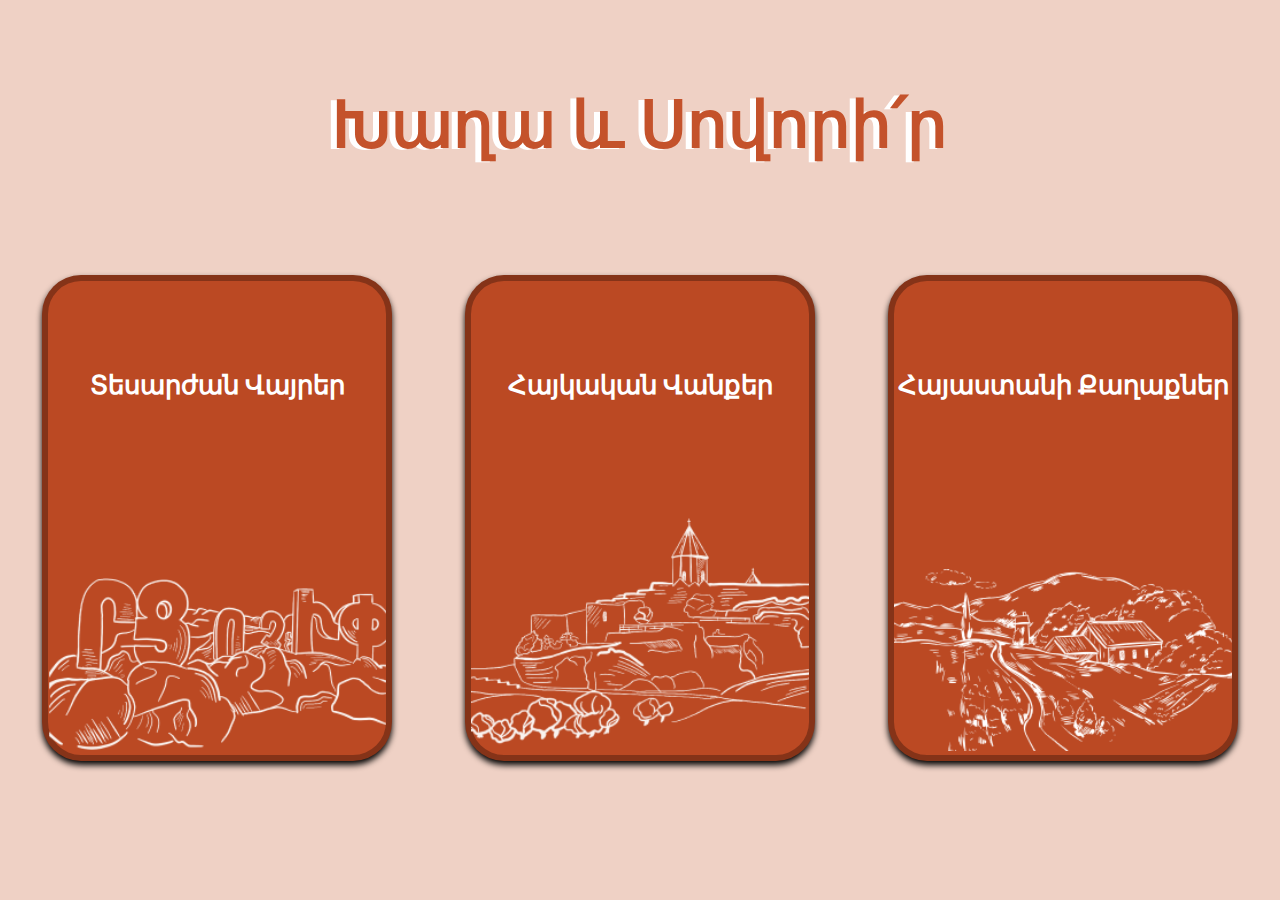
<file: index.html>
<!DOCTYPE html>
<html lang="en">

<head>
    <meta charset="UTF-8">
    <meta http-equiv="X-UA-Compatible" content="IE=edge">
    <meta name="viewport" content="width=device-width, initial-scale=1.0">
    <title>Puzzle</title>
    <link rel="preconnect" href="https://fonts.googleapis.com">
    <link rel="preconnect" href="https://fonts.gstatic.com" crossorigin>
    <link
        href="https://fonts.googleapis.com/css2?family=Montserrat:wght@900&family=Noto+Serif+Armenian:wght@700&family=Roboto:wght@300&display=swap"
        rel="stylesheet">
    <link rel="stylesheet" href="style.css">
    <script src="index.js"></script>
</head>

<body>
    <div class="container">
        <header class="head">Խաղա և Սովորի՛ր</header>
        <div class="navigation">
            <a href="./puzzle_secondPage/secondPage.html?type=mountains" class="navigationButton"
                onclick="redirectToImages('mountains')">
                <h2>Տեսարժան Վայրեր</h2>
                <div class="backgroundForButton">
                    <img src="vayrer.png" alt="ՏԵսարժան Վայրեր" class="backgroundImage">
                </div>
            </a>
            <a href="./puzzle_secondPage/secondPage.html?type=churches" class="navigationButton"
                onclick="redirectToImages('churches')">
                <h2>Հայկական Վանքեր</h2>
                <div class="backgroundForButton" id="church">
                    <img src="ekexeci_idealakan.png" alt="ՏԵսարժան Վայրեր" class="backgroundImage">
                </div>
            </a>
            <a href="./puzzle_secondPage/secondPage.html?type=cities" class="navigationButton"
                onclick="redirectToImages('cities')">
                <h2>Հայաստանի Քաղաքներ</h2>
                <div class="backgroundForButton" id="countries">
                    <img src="vanqer_norm.png" alt="ՏԵսարժան Վայրեր" class="backgroundImage">
                </div>
            </a>
        </div>
    </div>
</body>

</html>
</file>
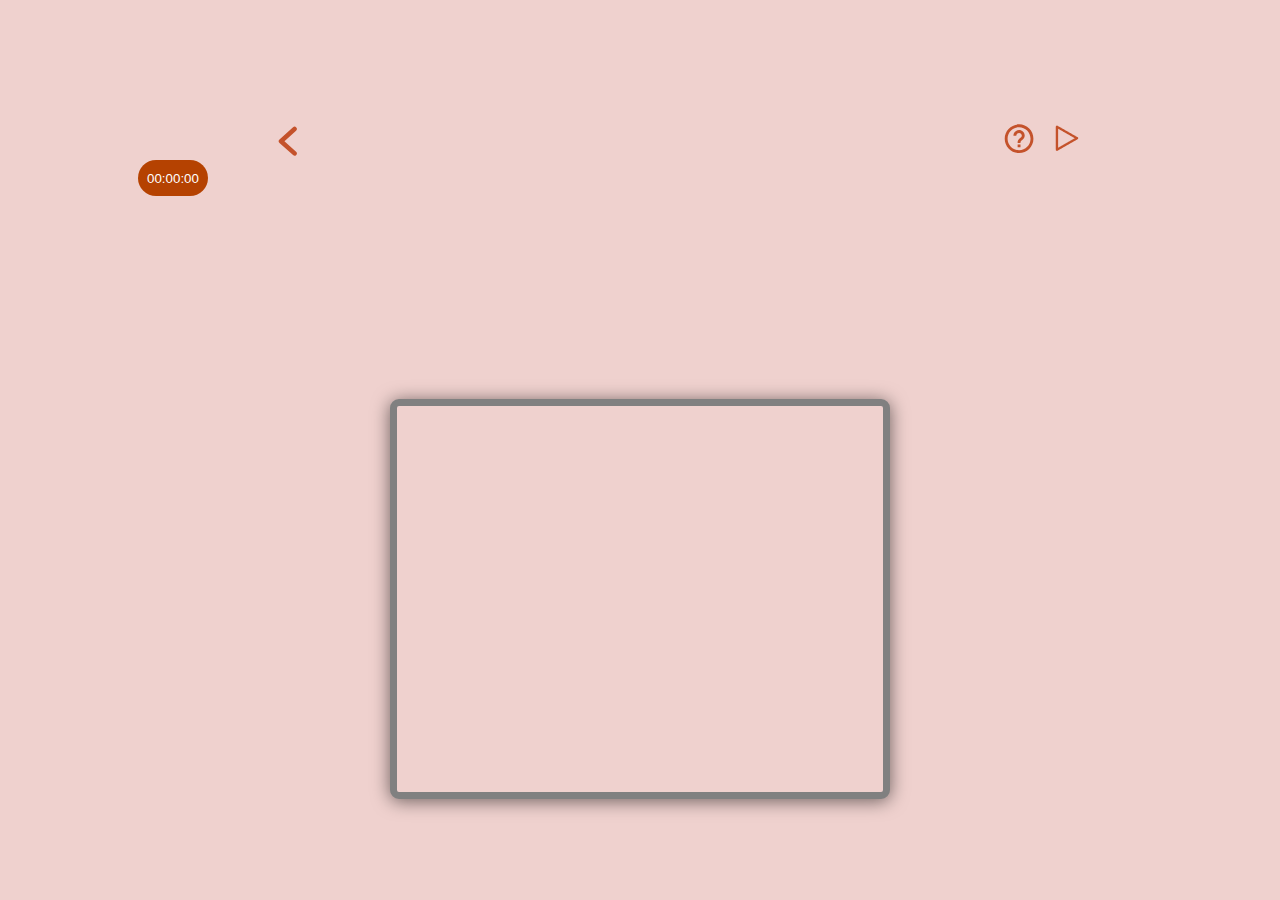
<file: puzzle-page/puzzle_game.html>
<!DOCTYPE html>
<html lang="en">

<head>
    <meta charset="UTF-8">
    <meta http-equiv="X-UA-Compatible" content="IE=edge">
    <meta name="viewport" content="width=device-width, initial-scale=1.0">
    <link rel="stylesheet" href="puzzle_game.css">
    <script src="puzzle_game.js">
        
    </script>
    <title>Document</title>
</head>

<body>

    <div class="container">
        <div id="navitems">
            <a href="C:\Users\Acer\Desktop\puzzle-project\puzzle\page2\page2.html" id="return">
                <img src="puzzlephotos/Vector.svg" alt="">
            </a>
            <button id="tip"> 
                <img src="puzzlephotos/bx_help-circle.svg" alt="tip">
            </button>
            <button id="timer_player"> 
                <img src="puzzlephotos/akar-icons_play.png" alt="timerplayer">
            </button>
                <form name=MyForm id="besttimerinhistory">
                    <input id="timerinput" name=stopwatch size=10 value="00:00:00.00" disabled>
                </form>
        </div>
        <div class="puzzleBox">
        </div>
    </div>

    <div id="fourth">

    </div>
</body>

</html>
</file>
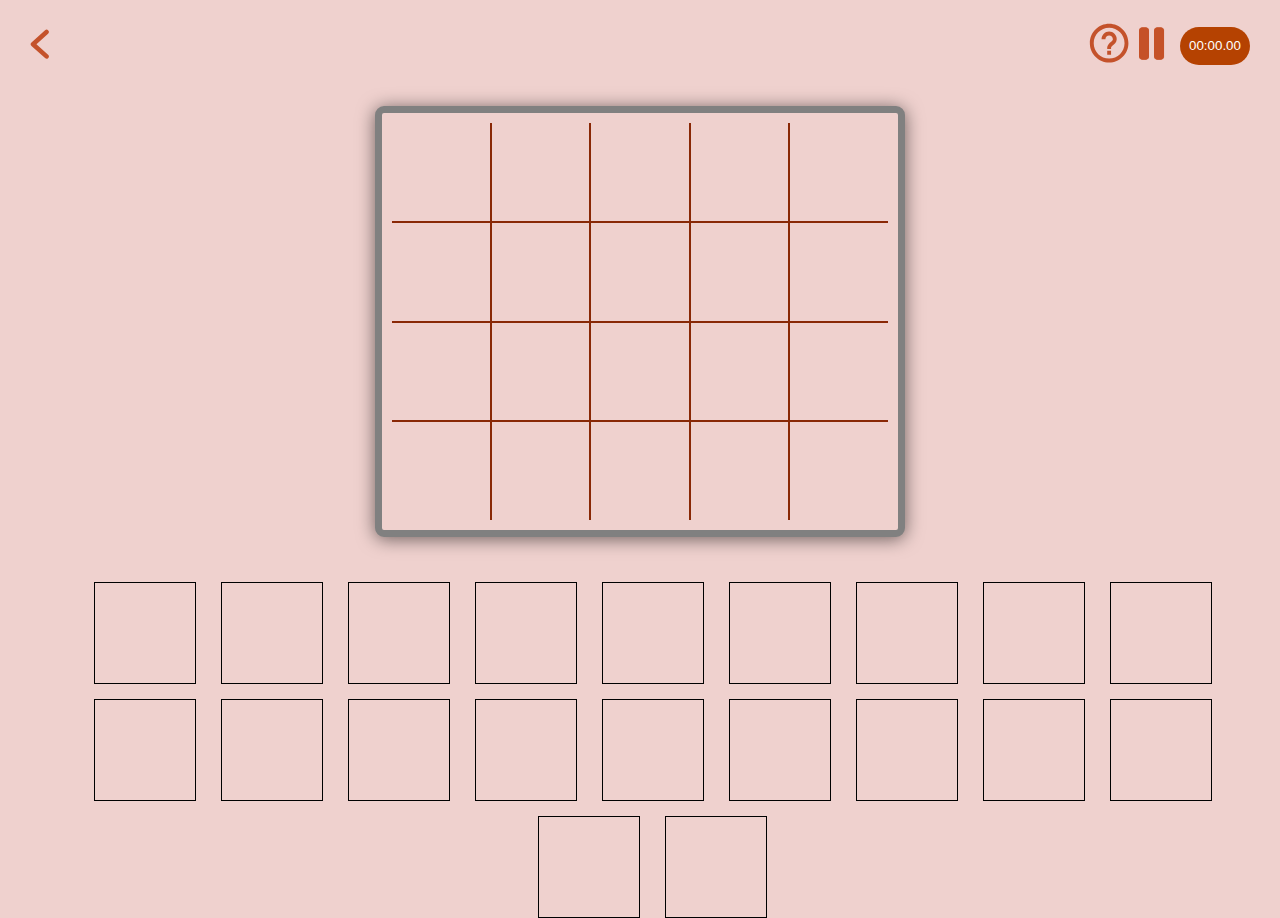
<file: puzzle_thirdPage/puzzle_game.html>
<!DOCTYPE html>
<html lang="en">

<head>
    <meta charset="UTF-8">
    <meta http-equiv="X-UA-Compatible" content="IE=edge">
    <meta name="viewport" content="width=device-width, initial-scale=1.0">
    <link rel="stylesheet" href="puzzle_game.css">
    <link rel="preconnect" href="https://fonts.googleapis.com">
    <link rel="preconnect" href="https://fonts.gstatic.com" crossorigin>
    <link
        href="https://fonts.googleapis.com/css2?family=Montserrat:wght@900&family=Noto+Serif+Armenian:wght@700&family=Roboto:wght@300&display=swap"
        rel="stylesheet">
    <script src="puzzle_game.js"></script>
    <script src="http://code.jquery.com/jquery-1.11.0.min.js"></script>
    <title>Document</title>
</head>

<body>
    <div class="navigation">
        <div>
            <div class="backToPage" onclick="backToSecondPage()"><img src="../imgs/navigation.svg" alt="return"></div>
        </div>
        <div class="tipAndPauseAndTimer">
            <div class="tip" onclick="showPictureForTwoSeconds()"><img src="icons/clue.svg" width="47" height="47"
                    alt="tip"></div>
            <div class="pauseIcon" onclick="stopInPause()"><img src="icons/pausa.png" alt="pause" width="37"
                    height="37"></div>
            <div>
                <form name=MyForm id="besttimerinhistory">
                    <input id="timerinput" name=stopwatch size=15 value="00:00.00" disabled>
                </form>
            </div>
        </div>
    </div>
    <div class="container">
        <div class="puzzleBox containerForDragAndDrop">
        </div>
    </div>
    </div>
    <div id="fourth">
    </div>
</body>

</html>
</file>
<file: style.css>
* {
    margin: 0;
    padding: 0;
    box-sizing: border-box;
    user-select: none;
}

body {
    width: 100%;
    height:100vh;
    background-color: #efd1c5;
    font-family: 'Montserrat', sans-serif;
    font-family: 'Noto Serif Armenian', serif;
    font-family: 'Roboto', sans-serif;
}

.container {
    width: 100%;
    height:100vh;
    background-color: #efd1c5;
}

.head {
    display: flex;
    align-items: center;
    justify-content: center;
    width: 100%;
    height: 250px;
    font-size: 5vw;
    font-family: 'BERD';
    color:#c4522b;
    font-weight: 900;
    text-shadow: white -6px 1px 0px;
}

.navigation {
    display: flex;
    flex-wrap: wrap;
    display: flex;
    justify-content: center;
}

.navigationButton {
    display: flex;
    flex-direction: column;
    justify-content: space-between;
    height: 54vh;
    width: 350px;
    background-color: #bb4923;
    margin: 25px;
    margin-bottom: 36.5px;
    border-radius: 39px;
    box-shadow: 0px 4px 6px #000000;
    border: 6.92855px solid rgba(9, 1, 1, 0.3);
    text-align: center;
    margin-left: 36.5px;
    margin-right: 36.5px;
    flex-direction: column;
    transition: 0.5s;
    text-decoration: none;
}

.navigationButton h2 {
    font-size: 2vw;
    margin-top: 86px;
    color: white;
    line-height: 36px;
    font-style: normal;
}

.navigationButton:hover {
    transition: 0.5s;
    transform: scale(1.2);
}

.backgroundForButton img {
    width: 100%;
    min-height: 120px;
    max-height: fit-content;
}

@media only screen and (max-width: 53.75rem) {
    .navigationButton:hover {
        margin: 60px;
    }
}

@media only screen and (max-width: 79.25rem) {
    .navigationButton:hover {
        margin-bottom: 57px;
        margin-top: 57px;
    }
}

@media only screen and (max-width: 830px) {
    .navigationButton {
        height: 40vh;
        width: 250px;
    }
    .navigationButton h2 {
        margin-top: 50px;
    }
}

@media only screen and (max-width: 600px) {
    .navigationButton {
        height: 30vh;
        width: 200px;
    }
    .navigationButton h2 {
        margin-top: 30px;
    }
}
</file>
<file: puzzle-page/puzzle_game.css>
* {
    margin: 0;
    padding: 0;
    box-sizing: border-box;
    user-select: none;
}

html,
body {
    height: 100%;
    width: 100%;
    padding: 0;
    margin: 0;
}

body {
    background-color: #EFD1CE;
    justify-content: center;
    align-content: center;
    display: flex;
}

.container {
    width: 100%;
    /* height: 100%; */
    display: flex;
    background-color: #EFD1CE;
    flex-wrap: nowrap;
    flex-direction: column;
    align-items: center;
    justify-content: space-around;
}

.puzzleBox {
    width: 500px;
    height: 400px;
    background-color: #EFD1CE;
    display: flex;
    flex-wrap: wrap;
    flex-direction: row;
    border: 7px solid gray;
    filter: drop-shadow(0px 2px 9px rgba(0, 0, 0, 0.55));
    padding: 10px;
    border-radius: 9px;
}

.pieceOfPuzzle {
    width: 20%;
    height: 25%;
    border: 1px solid #892806;
}

.box {
    display: flex;
    flex-wrap: wrap;
    width: 70%;
    justify-content: center;
    margin-bottom: 0px;
}

.pieceOfCroppedPicture {
    position: relative;
    width: 102px;
    height: 102px;
    border: 1px solid black;
    margin-left: 25px;
    margin-top: 15px;
}

.barev {
    position: absolute;
    /* background-position: 0%; */
    background-repeat: no-repeat;
    width: 100px;
    height: 100px;
    /* margin-right: 1px; */
    /* background-image: url("http://drive.google.com/uc?export=view&id=1gcXB4ygRfShYdNZ7yoXvASKX2ySD9z5W"); */
}


/* 
 @media only screen and (max-width: 770px) {
    .puzzleBox {
        width: 600px;
        height: 480px;
    }
    .pieceOfCroppedPicture {
        width: 120px;
        height: 120px;
    }

} 

 @media only screen and (max-width: 640px) {
     .puzzleBox {
        width: 500px;
        height: 400px;
    }
    .pieceOfCroppedPicture {
        width: 100px;
        height: 100px;
    }
} 

@media only screen and (max-width: 640px) {
    .puzzleBox {
        width: 500px;
        height: 400px;
    }
    .pieceOfCroppedPicture {
        width: 100px;
        height: 100px;
    }
    .barev {
        width: 100px;
        height: 100px;
    }
} 

@media only screen and (max-width: 550px) {
    .puzzleBox {
        width: 400px;
        height: 320px;
    }
    .pieceOfCroppedPicture {
        width: 80px;
        height: 80px;
    }
    .barev {
        width: 80px;
        height: 80px;
    }
} 

@media only screen and (max-width: 460px) {
    .puzzleBox {
        width: 350px;
        height: 280px;
    }
    .pieceOfCroppedPicture {
        width: 70px;
        height: 70px;
    }
    .barev {
        width: 70px;
        height: 70px;
    }
} 

@media only screen and (max-width: 410px) {
    .puzzleBox {
        width: 300px;
        height: 240px;
    }
    .pieceOfCroppedPicture {
        width: 60px;
        height: 60px;
    }
} 

@media only screen and (max-width: 360px) {
    .puzzleBox {
        width: 280px;
        height: 224px;
    }
    .pieceOfCroppedPicture {
        width: 56px;
        height: 56px;
    }
}  */

#fourth {
    display: none;
    flex-wrap: wrap;
    flex-direction: row;
    /* justify-content: center; */
    width: 520px;
    height: 433px;
    margin: 5px;
    float: left;
    background-image: url("http://drive.google.com/uc?export=view&id=1XwB0TXYb8RTnf23sR0la5eaSuRLMsFOX");
    background-repeat: no-repeat;
    margin: 2px;
    /* border: 2px solid black; */
    background-size: cover;
}

#return {
    width: 100px;
    height: 100px;
    margin: 20px 0 0 150px;;
    background-repeat: no-repeat;
    background-size: 50px;
   text-decoration: none;
}
#return:hover {
    
    background-repeat: no-repeat;
    background-size: 50px;

}
#navitems {
 width: 80%;
 display: inline-block;
    margin-top: 20px;
}
#tip {
   display: inline-block;
   border: none;
   background-color: #EFD1CE;
   cursor: pointer;
   margin-left: 700px;
 
}
#timer_player {
    display: inline-block;
    border: none;
    background-color: #EFD1CE;
    cursor: pointer;
    margin-left: 7px;
}
#besttimerinhistory {
    display: inline-block;
    vertical-align: top;
  margin-left: 10px;
 
}   
#timerinput {
    text-align: center;
    height: 36px;
    width: 70px;
    color: white;
    border-radius: 20px;
    background-color: #B54201;
    border: none;
}
</file>
<file: puzzle_thirdPage/puzzle_game.css>
* {
    margin: 0;
    padding: 0;
    box-sizing: border-box;
}

html, body {
    width: 100%;
    padding: 0;
    margin: 0;
}

body {
    background-color: #EFD1CE;
    justify-content: center;
    align-content: center;
    display: flex;
    flex-direction: column;
    font-family: 'Montserrat', sans-serif;
    font-family: 'Noto Serif Armenian', serif;
    font-family: 'Roboto', sans-serif;
}

.container {
    width: 100%;
    display: flex;
    background-color: #EFD1CE;
    flex-wrap: wrap;
    flex-direction: column;
    align-items: center;
    justify-content: space-around;
}

.puzzleBox {
    width: 530px;
    height: 431px;
    background-color: #EFD1CE;
    display: flex;
    flex-wrap: wrap;
    flex-direction: row;
    border: 7px solid gray;
    filter: drop-shadow(0px 2px 9px rgba(0, 0, 0, 0.55));
    margin-top: 35px;
    padding: 10px;
    border-radius: 9px;
}

.pieceOfPuzzle {
    width: 20%;
    height: 25%;
    border: 1px solid #892806;
}

.box {
    display: flex;
    flex-wrap: wrap;
    width: 90%;
    justify-content: center;
    margin-top: 30px;
}

.pieceOfCroppedPicture {
    position: relative;
    width: 102px;
    height: 102px;
    border: 1px solid black;
    margin-left: 25px;
    margin-top: 15px;
}

.puzzle-pices {
    position: absolute;
    background-repeat: no-repeat;
    width: 100px;
    height: 100px;
}

.divForIcons {
    position:absolute;
    justify-content: center;
    align-items: center;
    top:0;
    right:0;
    display: flex;
    width: 250px;
    height: 50px;
    background-color: #EFD1CE;
    margin-left: 75px;
}

.startButton {
    display: flex;
    width: 100%;
    height: 100%;
    background-color:#EFD1CE;
    justify-content: center;
    align-items: center;
    transition: 0.5s;
}

.startButton:hover {
    opacity: 0.5;
    transition: 0.5s;
    transform: scale(0.8);
}

.startButtonIcon {
    width: 40%;
    height: 45%;
}

.navigation {
    width: 100%;
    display: flex;
    margin-top: 20px;
    justify-content: space-between;
    align-items: center;
    padding-left: 30px;
    padding-right: 30px;
}

.tipAndPauseAndTimer {
    display: flex;
    flex-direction: row;
    flex-wrap: wrap;
    justify-content: center;
    align-items: center;
    vertical-align: top;
}

.startButtonIcon {
    cursor: pointer;
}

.pauseIcon {
    cursor: pointer;
}

.tip {
    cursor: pointer;
}

.backToPage {
    cursor: pointer;
}

#besttimerinhistory { 
    display: inline-block; 
    vertical-align: top; 
    margin-left: 10px; 
}    
#timerinput { 
    text-align: center; 
    height: 38px; 
    width: 70px; 
    color: white; 
    border-radius: 20px; 
    background-color: #B54201; 
    border: none; 
}

.startButton {
    display: flex;
}

.imageForTwoSeconds {
    position: absolute;
    top:0;
    left: 0;
    width: 100%;
    height: 100%;
}
</file>
